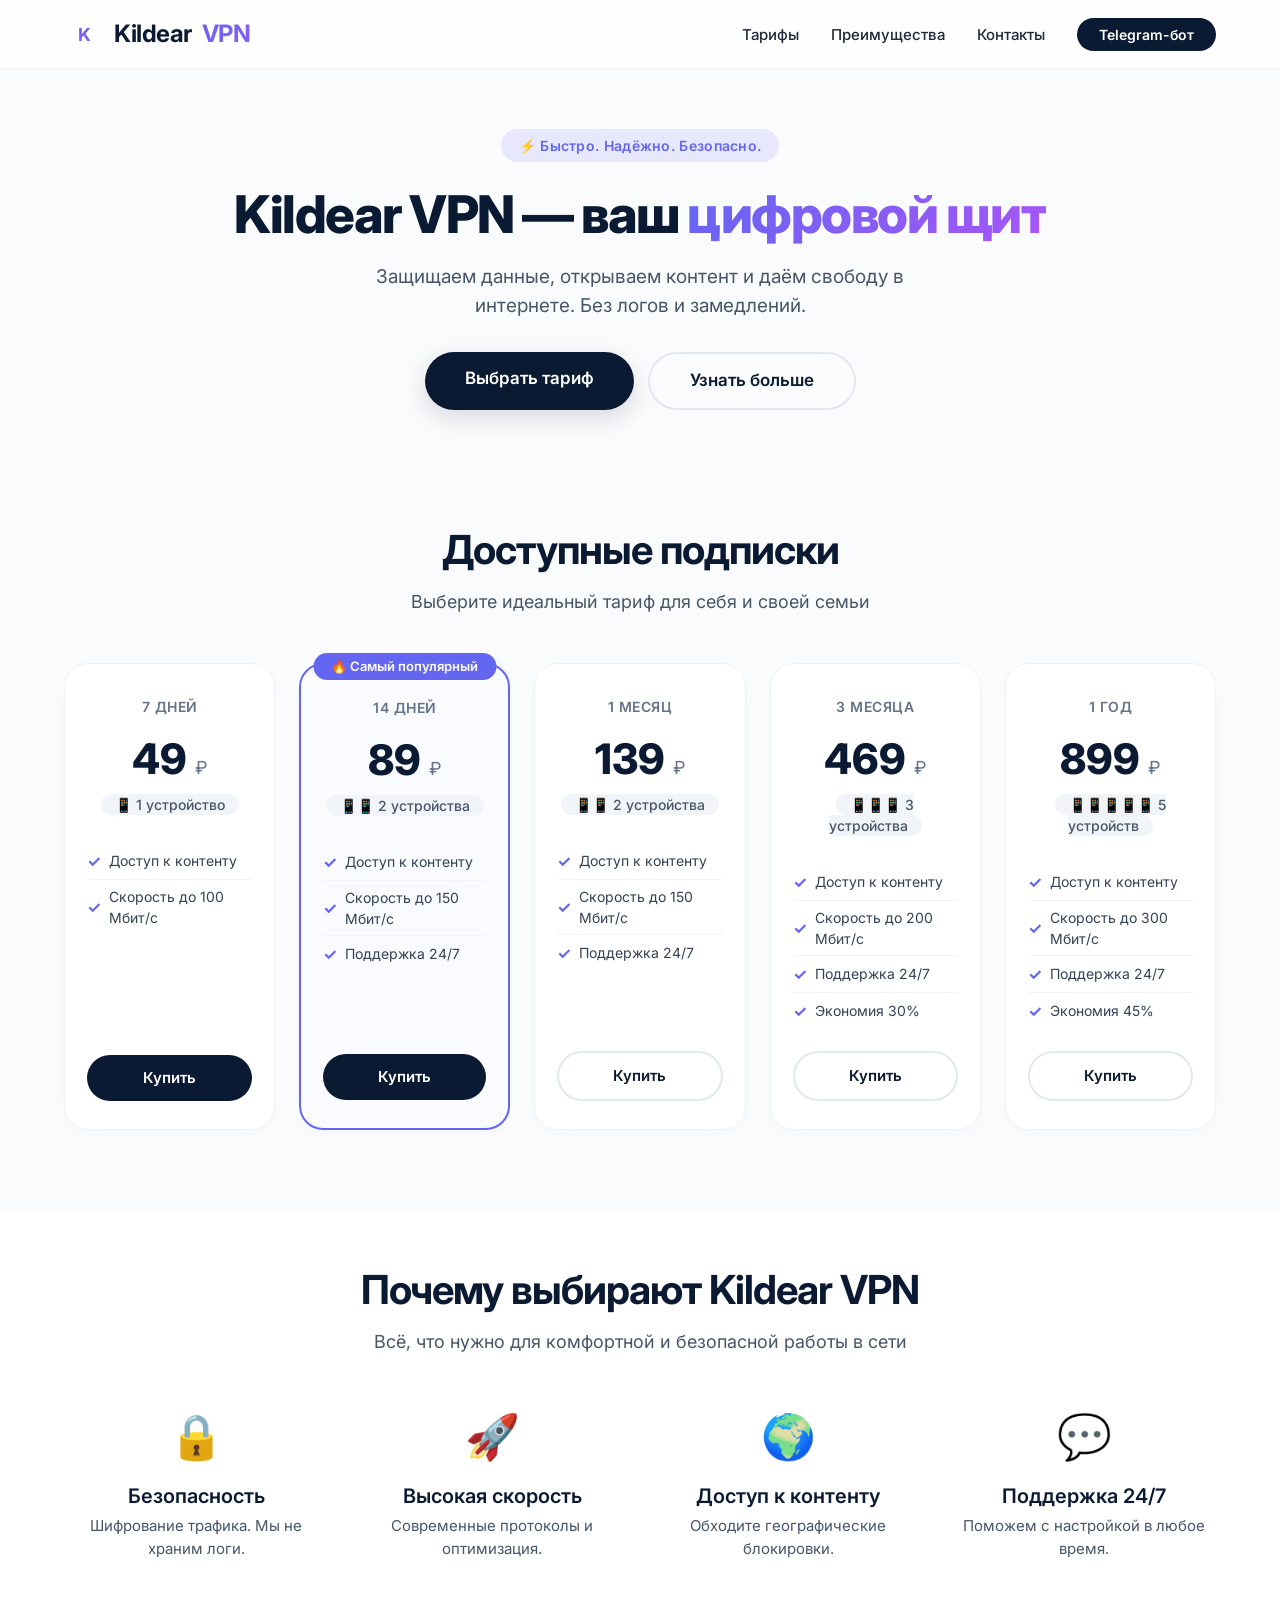
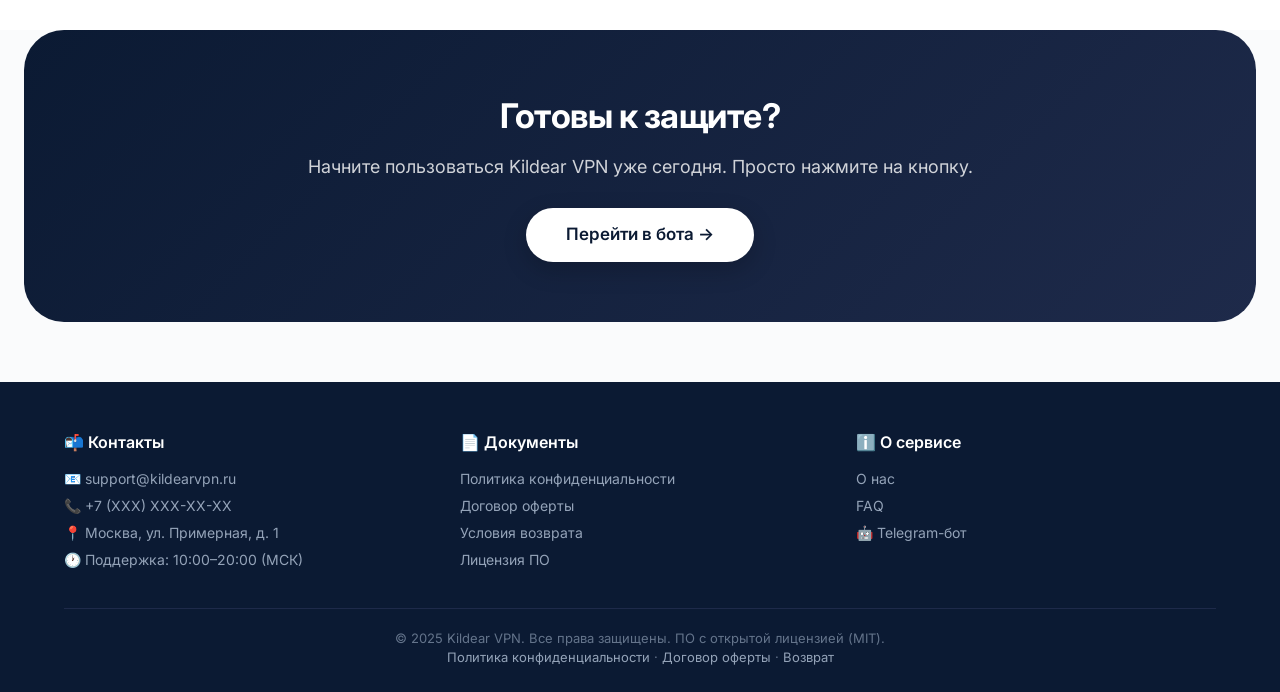
<file: index.html>
<!DOCTYPE html>
<html lang="ru">
<head>
    <meta charset="UTF-8" />
    <meta name="viewport" content="width=device-width, initial-scale=1.0" />
    <title>Kildear VPN — Безопасный и быстрый VPN</title>
    <link rel="preconnect" href="https://fonts.googleapis.com" />
    <link rel="preconnect" href="https://fonts.gstatic.com" crossorigin />
    <link href="https://fonts.googleapis.com/css2?family=Inter:ital,opsz,wght@0,14..32,100..900;1,14..32,100..900&display=swap" rel="stylesheet" />
    <style>
        * {
            margin: 0;
            padding: 0;
            box-sizing: border-box;
        }

        body {
            font-family: 'Inter', -apple-system, BlinkMacSystemFont, sans-serif;
            background-color: #fafbfc;
            color: #0b1a33;
            line-height: 1.5;
            scroll-behavior: smooth;
        }

        .container {
            max-width: 1200px;
            margin: 0 auto;
            padding: 0 24px;
        }

        /* ----- АНИМАЦИИ ----- */
        @keyframes fadeUp {
            0% { opacity: 0; transform: translateY(30px); }
            100% { opacity: 1; transform: translateY(0); }
        }
        @keyframes float {
            0% { transform: translateY(0px); }
            50% { transform: translateY(-12px); }
            100% { transform: translateY(0px); }
        }
        @keyframes pulseGlow {
            0% { box-shadow: 0 0 0 0 rgba(99, 102, 241, 0.3); }
            70% { box-shadow: 0 0 0 14px rgba(99, 102, 241, 0); }
            100% { box-shadow: 0 0 0 0 rgba(99, 102, 241, 0); }
        }

        .animate-on-scroll {
            opacity: 0;
            transform: translateY(30px);
            transition: opacity 0.8s ease, transform 0.8s ease;
        }
        .animate-on-scroll.visible {
            opacity: 1;
            transform: translateY(0);
        }

        /* ----- ШАПКА (НАВИГАЦИЯ) ----- */
        header {
            position: sticky;
            top: 0;
            z-index: 50;
            background: rgba(255, 255, 255, 0.75);
            backdrop-filter: blur(16px);
            border-bottom: 1px solid rgba(0, 0, 0, 0.04);
            padding: 14px 0;
            transition: box-shadow 0.3s;
        }
        header.scrolled {
            box-shadow: 0 4px 20px rgba(0, 0, 0, 0.04);
        }
        .header-inner {
            display: flex;
            align-items: center;
            justify-content: space-between;
            flex-wrap: wrap;
            gap: 12px;
        }
        .logo {
            display: flex;
            align-items: center;
            gap: 10px;
            font-weight: 700;
            font-size: 24px;
            letter-spacing: -0.5px;
            color: #0b1a33;
            text-decoration: none;
        }
        .logo-icon {
            display: inline-flex;
            align-items: center;
            justify-content: center;
            width: 40px;
            height: 40px;
            background: linear-gradient(135deg, #6366f1, #8b5cf6);
            border-radius: 12px;
            color: #fff;
            font-weight: 700;
            font-size: 18px;
        }
        .logo span {
            background: linear-gradient(135deg, #6366f1, #8b5cf6);
            -webkit-background-clip: text;
            -webkit-text-fill-color: transparent;
            background-clip: text;
        }
        .nav a {
            color: #1e293b;
            text-decoration: none;
            margin-left: 28px;
            font-size: 15px;
            font-weight: 500;
            transition: color 0.2s;
            position: relative;
        }
        .nav a::after {
            content: '';
            position: absolute;
            bottom: -4px;
            left: 0;
            width: 0;
            height: 2px;
            background: #6366f1;
            transition: width 0.3s;
        }
        .nav a:hover {
            color: #6366f1;
        }
        .nav a:hover::after {
            width: 100%;
        }
        .nav .btn-small {
            background: #0b1a33;
            color: #fff;
            padding: 8px 22px;
            border-radius: 40px;
            font-weight: 600;
            font-size: 14px;
            transition: background 0.2s, transform 0.2s;
            margin-left: 28px;
        }
        .nav .btn-small:hover {
            background: #1e2a4a;
            transform: scale(1.02);
        }
        .nav .btn-small::after { display: none; }

        /* ----- ГЕРОЙ ----- */
        .hero {
            padding: 60px 0 40px;
            text-align: center;
            animation: fadeUp 0.9s ease forwards;
        }
        .hero-badge {
            display: inline-block;
            background: rgba(99, 102, 241, 0.12);
            color: #6366f1;
            font-weight: 600;
            font-size: 14px;
            padding: 6px 18px;
            border-radius: 40px;
            margin-bottom: 24px;
            letter-spacing: 0.3px;
        }
        .hero h1 {
            font-size: 52px;
            font-weight: 800;
            letter-spacing: -1.5px;
            line-height: 1.1;
            margin-bottom: 20px;
        }
        .hero h1 span {
            background: linear-gradient(135deg, #6366f1, #a855f7);
            -webkit-background-clip: text;
            -webkit-text-fill-color: transparent;
            background-clip: text;
        }
        .hero p {
            font-size: 19px;
            color: #475569;
            max-width: 580px;
            margin: 0 auto 32px;
        }
        .hero-actions {
            display: flex;
            flex-wrap: wrap;
            justify-content: center;
            gap: 14px;
        }
        .btn-primary {
            display: inline-block;
            background: #0b1a33;
            color: #fff;
            padding: 14px 40px;
            border-radius: 60px;
            font-weight: 600;
            font-size: 17px;
            text-decoration: none;
            transition: background 0.2s, transform 0.2s, box-shadow 0.2s;
            box-shadow: 0 8px 24px rgba(11, 26, 51, 0.15);
        }
        .btn-primary:hover {
            background: #1e2a4a;
            transform: translateY(-2px);
            box-shadow: 0 12px 32px rgba(11, 26, 51, 0.2);
        }
        .btn-secondary {
            display: inline-block;
            background: transparent;
            color: #0b1a33;
            padding: 14px 40px;
            border-radius: 60px;
            font-weight: 600;
            font-size: 17px;
            text-decoration: none;
            border: 2px solid #e2e8f0;
            transition: border-color 0.2s, background 0.2s;
        }
        .btn-secondary:hover {
            border-color: #6366f1;
            background: rgba(99, 102, 241, 0.04);
        }

        /* ----- ТАРИФЫ ----- */
        .pricing {
            padding: 70px 0 80px;
        }
        .pricing-header {
            text-align: center;
            margin-bottom: 48px;
        }
        .pricing-header h2 {
            font-size: 40px;
            font-weight: 700;
            letter-spacing: -1px;
        }
        .pricing-header p {
            color: #475569;
            font-size: 18px;
            margin-top: 8px;
        }
        .pricing-grid {
            display: grid;
            grid-template-columns: repeat(auto-fit, minmax(210px, 1fr));
            gap: 24px;
            align-items: stretch;
        }
        .pricing-card {
            background: #ffffff;
            border-radius: 24px;
            padding: 32px 22px 28px;
            text-align: center;
            border: 1px solid #eef2f6;
            transition: transform 0.3s ease, box-shadow 0.3s ease, border-color 0.3s ease;
            display: flex;
            flex-direction: column;
            box-shadow: 0 4px 12px rgba(0, 0, 0, 0.02);
        }
        .pricing-card:hover {
            transform: translateY(-8px);
            box-shadow: 0 20px 48px rgba(0, 0, 0, 0.06);
            border-color: #c7d2fe;
        }
        .pricing-card.popular {
            border: 2px solid #6366f1;
            background: #fafbff;
            position: relative;
        }
        .pricing-card.popular::before {
            content: '🔥 Самый популярный';
            position: absolute;
            top: -12px;
            left: 50%;
            transform: translateX(-50%);
            background: #6366f1;
            color: #fff;
            font-weight: 600;
            font-size: 13px;
            padding: 4px 18px;
            border-radius: 40px;
            white-space: nowrap;
        }
        .pricing-card .days {
            font-size: 14px;
            font-weight: 600;
            color: #64748b;
            letter-spacing: 0.5px;
            text-transform: uppercase;
        }
        .pricing-card .price {
            font-size: 42px;
            font-weight: 800;
            color: #0b1a33;
            margin: 10px 0 4px;
        }
        .pricing-card .price span {
            font-size: 18px;
            font-weight: 400;
            color: #64748b;
        }
        .pricing-card .devices {
            font-size: 14px;
            color: #475569;
            margin-bottom: 16px;
        }
        .pricing-card .devices i {
            font-style: normal;
            background: #f1f4f9;
            padding: 2px 14px;
            border-radius: 30px;
            font-weight: 500;
        }
        .pricing-card ul {
            list-style: none;
            padding: 0;
            margin: 12px 0 22px;
            text-align: left;
            flex-grow: 1;
        }
        .pricing-card ul li {
            padding: 6px 0;
            font-size: 14px;
            color: #334155;
            display: flex;
            align-items: center;
            gap: 8px;
            border-bottom: 1px solid #f1f4f9;
        }
        .pricing-card ul li:last-child { border-bottom: none; }
        .pricing-card ul li::before {
            content: '✓';
            color: #6366f1;
            font-weight: 700;
            font-size: 16px;
        }
        .btn-card {
            display: inline-block;
            background: #0b1a33;
            color: #fff;
            padding: 12px 20px;
            border-radius: 60px;
            font-weight: 600;
            font-size: 15px;
            text-decoration: none;
            transition: background 0.2s, transform 0.2s;
            width: 100%;
            text-align: center;
        }
        .btn-card:hover {
            background: #1e2a4a;
            transform: scale(1.02);
        }
        .btn-card-outline {
            background: transparent;
            color: #0b1a33;
            border: 2px solid #e2e8f0;
        }
        .btn-card-outline:hover {
            border-color: #6366f1;
            background: rgba(99, 102, 241, 0.04);
        }

        /* ----- ПРЕИМУЩЕСТВА (FEATURES) ----- */
        .features {
            padding: 50px 0 70px;
            background: #ffffff;
        }
        .features-grid {
            display: grid;
            grid-template-columns: repeat(auto-fit, minmax(200px, 1fr));
            gap: 32px;
            text-align: center;
        }
        .feature-item .icon {
            font-size: 44px;
            display: inline-block;
            animation: float 4s ease-in-out infinite;
        }
        .feature-item:nth-child(2) .icon { animation-delay: 0.6s; }
        .feature-item:nth-child(3) .icon { animation-delay: 1.2s; }
        .feature-item:nth-child(4) .icon { animation-delay: 0.3s; }
        .feature-item h3 {
            font-size: 20px;
            margin: 12px 0 4px;
            font-weight: 600;
        }
        .feature-item p {
            color: #475569;
            font-size: 15px;
        }

        /* ----- CTA (ПРИЗЫВ) ----- */
        .cta {
            padding: 60px 0;
            background: linear-gradient(135deg, #0b1a33 0%, #1e2a4a 100%);
            color: #fff;
            text-align: center;
            border-radius: 40px;
            margin: 0 24px 60px;
        }
        .cta h2 {
            font-size: 34px;
            font-weight: 700;
            letter-spacing: -0.5px;
        }
        .cta p {
            opacity: 0.8;
            font-size: 18px;
            margin: 12px 0 28px;
        }
        .cta .btn-primary {
            background: #fff;
            color: #0b1a33;
            box-shadow: 0 8px 24px rgba(0, 0, 0, 0.2);
        }
        .cta .btn-primary:hover {
            background: #f1f4f9;
            box-shadow: 0 12px 32px rgba(0, 0, 0, 0.3);
        }

        /* ----- ФУТЕР (ВСЕ ТРЕБОВАНИЯ LAVA) ----- */
        footer {
            background: #0b1a33;
            color: #e2e8f0;
            padding: 48px 0 24px;
        }
        .footer-grid {
            display: grid;
            grid-template-columns: repeat(auto-fit, minmax(190px, 1fr));
            gap: 36px;
            margin-bottom: 32px;
        }
        .footer-grid h4 {
            color: #fff;
            font-size: 16px;
            font-weight: 600;
            margin-bottom: 14px;
        }
        .footer-grid p, .footer-grid a {
            color: #94a3b8;
            font-size: 14px;
            text-decoration: none;
            display: block;
            margin-bottom: 6px;
            transition: color 0.2s;
        }
        .footer-grid a:hover {
            color: #fff;
        }
        .footer-bottom {
            border-top: 1px solid #1e2a4a;
            padding-top: 20px;
            text-align: center;
            font-size: 13px;
            color: #64748b;
        }
        .footer-bottom a {
            color: #94a3b8;
            text-decoration: none;
        }
        .footer-bottom a:hover {
            color: #fff;
        }

        /* ----- АДАПТИВНОСТЬ ----- */
        @media (max-width: 900px) {
            .hero h1 { font-size: 38px; }
            .pricing-grid { grid-template-columns: repeat(2, 1fr); }
        }
        @media (max-width: 640px) {
            .header-inner { flex-direction: column; align-items: stretch; text-align: center; }
            .nav a { margin: 0 12px; font-size: 14px; }
            .nav .btn-small { margin: 8px auto 0; display: inline-block; width: auto; }
            .hero h1 { font-size: 30px; }
            .hero p { font-size: 16px; }
            .pricing-grid { grid-template-columns: 1fr 1fr; gap: 14px; }
            .pricing-card { padding: 22px 14px 20px; }
            .pricing-card .price { font-size: 32px; }
            .pricing-card ul li { font-size: 13px; }
            .cta { margin: 0 12px 40px; padding: 40px 20px; }
            .cta h2 { font-size: 26px; }
            .footer-grid { grid-template-columns: 1fr 1fr; gap: 24px; }
        }
        @media (max-width: 420px) {
            .pricing-grid { grid-template-columns: 1fr; }
        }

        /* Скрытые блоки для страниц-заглушек (для модерации) */
        .page-placeholder {
            display: none;
        }
    </style>
</head>
<body>

<!-- ====== ШАПКА ====== -->
<header id="header">
    <div class="container header-inner">
        <a href="#" class="logo">
            <span class="logo-icon">K</span>
            Kildear<span>VPN</span>
        </a>
        <nav class="nav">
            <a href="#pricing">Тарифы</a>
            <a href="#features">Преимущества</a>
            <a href="#contacts">Контакты</a>
            <a href="https://t.me/ваш_бот_username" class="btn-small">Telegram-бот</a>
        </nav>
    </div>
</header>

<!-- ====== ГЕРОЙ ====== -->
<section class="hero">
    <div class="container">
        <div class="hero-badge">⚡ Быстро. Надёжно. Безопасно.</div>
        <h1>Kildear VPN — ваш <span>цифровой щит</span></h1>
        <p>Защищаем данные, открываем контент и даём свободу в интернете. Без логов и замедлений.</p>
        <div class="hero-actions">
            <a href="#pricing" class="btn-primary">Выбрать тариф</a>
            <a href="#features" class="btn-secondary">Узнать больше</a>
        </div>
    </div>
</section>

<!-- ====== ТАРИФЫ ====== -->
<section class="pricing" id="pricing">
    <div class="container">
        <div class="pricing-header animate-on-scroll">
            <h2>Доступные подписки</h2>
            <p>Выберите идеальный тариф для себя и своей семьи</p>
        </div>
        <div class="pricing-grid">
            <!-- 7 дней / 1 устройство -->
            <div class="pricing-card animate-on-scroll">
                <div class="days">7 дней</div>
                <div class="price">49 <span>₽</span></div>
                <div class="devices"><i>📱 1 устройство</i></div>
                <ul>
                    <li>Доступ к контенту</li>
                    <li>Скорость до 100 Мбит/с</li>
                </ul>
                <a href="https://t.me/ваш_бот_username?start=7d" class="btn-card">Купить</a>
            </div>

            <!-- 14 дней / 2 устройства (популярный) -->
            <div class="pricing-card popular animate-on-scroll">
                <div class="days">14 дней</div>
                <div class="price">89 <span>₽</span></div>
                <div class="devices"><i>📱📱 2 устройства</i></div>
                <ul>
                    <li>Доступ к контенту</li>
                    <li>Скорость до 150 Мбит/с</li>
                    <li>Поддержка 24/7</li>
                </ul>
                <a href="https://t.me/ваш_бот_username?start=14d" class="btn-card">Купить</a>
            </div>

            <!-- Месяц / 2 устройства -->
            <div class="pricing-card animate-on-scroll">
                <div class="days">1 месяц</div>
                <div class="price">139 <span>₽</span></div>
                <div class="devices"><i>📱📱 2 устройства</i></div>
                <ul>
                    <li>Доступ к контенту</li>
                    <li>Скорость до 150 Мбит/с</li>
                    <li>Поддержка 24/7</li>
                </ul>
                <a href="https://t.me/ваш_бот_username?start=1m" class="btn-card btn-card-outline">Купить</a>
            </div>

            <!-- 3 месяца / 3 устройства -->
            <div class="pricing-card animate-on-scroll">
                <div class="days">3 месяца</div>
                <div class="price">469 <span>₽</span></div>
                <div class="devices"><i>📱📱📱 3 устройства</i></div>
                <ul>
                    <li>Доступ к контенту</li>
                    <li>Скорость до 200 Мбит/с</li>
                    <li>Поддержка 24/7</li>
                    <li>Экономия 30%</li>
                </ul>
                <a href="https://t.me/ваш_бот_username?start=3m" class="btn-card btn-card-outline">Купить</a>
            </div>

            <!-- Год / 5 устройств -->
            <div class="pricing-card animate-on-scroll">
                <div class="days">1 год</div>
                <div class="price">899 <span>₽</span></div>
                <div class="devices"><i>📱📱📱📱📱 5 устройств</i></div>
                <ul>
                    <li>Доступ к контенту</li>
                    <li>Скорость до 300 Мбит/с</li>
                    <li>Поддержка 24/7</li>
                    <li>Экономия 45%</li>
                </ul>
                <a href="https://t.me/ваш_бот_username?start=1y" class="btn-card btn-card-outline">Купить</a>
            </div>
        </div>
    </div>
</section>

<!-- ====== ПРЕИМУЩЕСТВА ====== -->
<section class="features" id="features">
    <div class="container">
        <div class="pricing-header animate-on-scroll">
            <h2>Почему выбирают Kildear VPN</h2>
            <p>Всё, что нужно для комфортной и безопасной работы в сети</p>
        </div>
        <div class="features-grid">
            <div class="feature-item animate-on-scroll">
                <div class="icon">🔒</div>
                <h3>Безопасность</h3>
                <p>Шифрование трафика. Мы не храним логи.</p>
            </div>
            <div class="feature-item animate-on-scroll">
                <div class="icon">🚀</div>
                <h3>Высокая скорость</h3>
                <p>Современные протоколы и оптимизация.</p>
            </div>
            <div class="feature-item animate-on-scroll">
                <div class="icon">🌍</div>
                <h3>Доступ к контенту</h3>
                <p>Обходите географические блокировки.</p>
            </div>
            <div class="feature-item animate-on-scroll">
                <div class="icon">💬</div>
                <h3>Поддержка 24/7</h3>
                <p>Поможем с настройкой в любое время.</p>
            </div>
        </div>
    </div>
</section>

<!-- ====== CTA ====== -->
<section class="cta animate-on-scroll">
    <div class="container">
        <h2>Готовы к защите?</h2>
        <p>Начните пользоваться Kildear VPN уже сегодня. Просто нажмите на кнопку.</p>
        <a href="https://t.me/ваш_бот_username" class="btn-primary">Перейти в бота →</a>
    </div>
</section>

<!-- ====== ФУТЕР (ВСЕ ТРЕБОВАНИЯ LAVA) ====== -->
<footer id="contacts">
    <div class="container">
        <div class="footer-grid">
            <div>
                <h4>📬 Контакты</h4>
                <p>📧 support@kildearvpn.ru</p>
                <p>📞 +7 (XXX) XXX-XX-XX</p>
                <p>📍 Москва, ул. Примерная, д. 1</p>
                <p>🕐 Поддержка: 10:00–20:00 (МСК)</p>
            </div>
            <div>
                <h4>📄 Документы</h4>
                <a href="#privacy">Политика конфиденциальности</a>
                <a href="#offer">Договор оферты</a>
                <a href="#refund">Условия возврата</a>
                <a href="#license">Лицензия ПО</a>
            </div>
            <div>
                <h4>ℹ️ О сервисе</h4>
                <a href="#about">О нас</a>
                <a href="#faq">FAQ</a>
                <a href="https://t.me/ваш_бот_username" target="_blank">🤖 Telegram-бот</a>
            </div>
        </div>
        <div class="footer-bottom">
            © 2025 Kildear VPN. Все права защищены. ПО с открытой лицензией (MIT).
            <br />
            <a href="#privacy">Политика конфиденциальности</a> ·
            <a href="#offer">Договор оферты</a> ·
            <a href="#refund">Возврат</a>
        </div>
    </div>
</footer>

<!-- ====== СТРАНИЦЫ-ЗАГЛУШКИ ДЛЯ МОДЕРАЦИИ ====== -->
<div class="page-placeholder" id="privacy">
    <h1>Политика конфиденциальности</h1>
    <p>Мы собираем только ваш email и Telegram ID для предоставления услуги. Данные не передаются третьим лицам. Срок хранения — 3 года. Вы можете запросить удаление данных в любой момент.</p>
</div>
<div class="page-placeholder" id="offer">
    <h1>Договор оферты</h1>
    <p>Настоящий договор является публичной офертой. Оплата означает полное согласие с условиями. Услуга предоставляется в момент активации ключа. Мы оставляем за собой право изменять условия с уведомлением пользователей.</p>
</div>
<div class="page-placeholder" id="refund">
    <h1>Условия возврата</h1>
    <p>Возврат средств возможен в течение 24 часов с момента покупки, если ключ не был активирован. Для возврата напишите в службу поддержки. Возврат осуществляется в течение 3 рабочих дней.</p>
</div>
<div class="page-placeholder" id="license">
    <h1>Лицензия ПО</h1>
    <p>Используется ПО на основе Xray-core. Лицензия MIT: <a href="https://github.com/XTLS/Xray-core/blob/main/LICENSE" target="_blank">https://github.com/XTLS/Xray-core/blob/main/LICENSE</a></p>
</div>
<div class="page-placeholder" id="about">
    <h1>О нас</h1>
    <p>Kildear VPN — это сервис для безопасного и анонимного доступа в интернет. Мы не храним логи и не передаем данные третьим лицам. Наша цель — сделать интернет свободным и безопасным для каждого.</p>
</div>
<div class="page-placeholder" id="faq">
    <h1>FAQ</h1>
    <p><strong>Как получить ключ?</strong> — После оплаты в Telegram-боте вы получите ссылку для подключения.</p>
    <p><strong>Сколько устройств можно подключить?</strong> — Зависит от тарифа, от 1 до 5 устройств.</p>
    <p><strong>Есть ли ограничение по трафику?</strong> — Нет, трафик безлимитный.</p>
</div>

<!-- ====== СКРИПТ ДЛЯ АНИМАЦИЙ ПРИ СКРОЛЛЕ ====== -->
<script>
    // Анимация появления при скролле
    const animateElements = document.querySelectorAll('.animate-on-scroll');

    const observer = new IntersectionObserver((entries) => {
        entries.forEach(entry => {
            if (entry.isIntersecting) {
                entry.target.classList.add('visible');
            }
        });
    }, { threshold: 0.15 });

    animateElements.forEach(el => observer.observe(el));

    // Эффект тени для шапки при скролле
    const header = document.getElementById('header');
    window.addEventListener('scroll', () => {
        if (window.scrollY > 20) {
            header.classList.add('scrolled');
        } else {
            header.classList.remove('scrolled');
        }
    });
</script>

</body>
</html>
</file>
